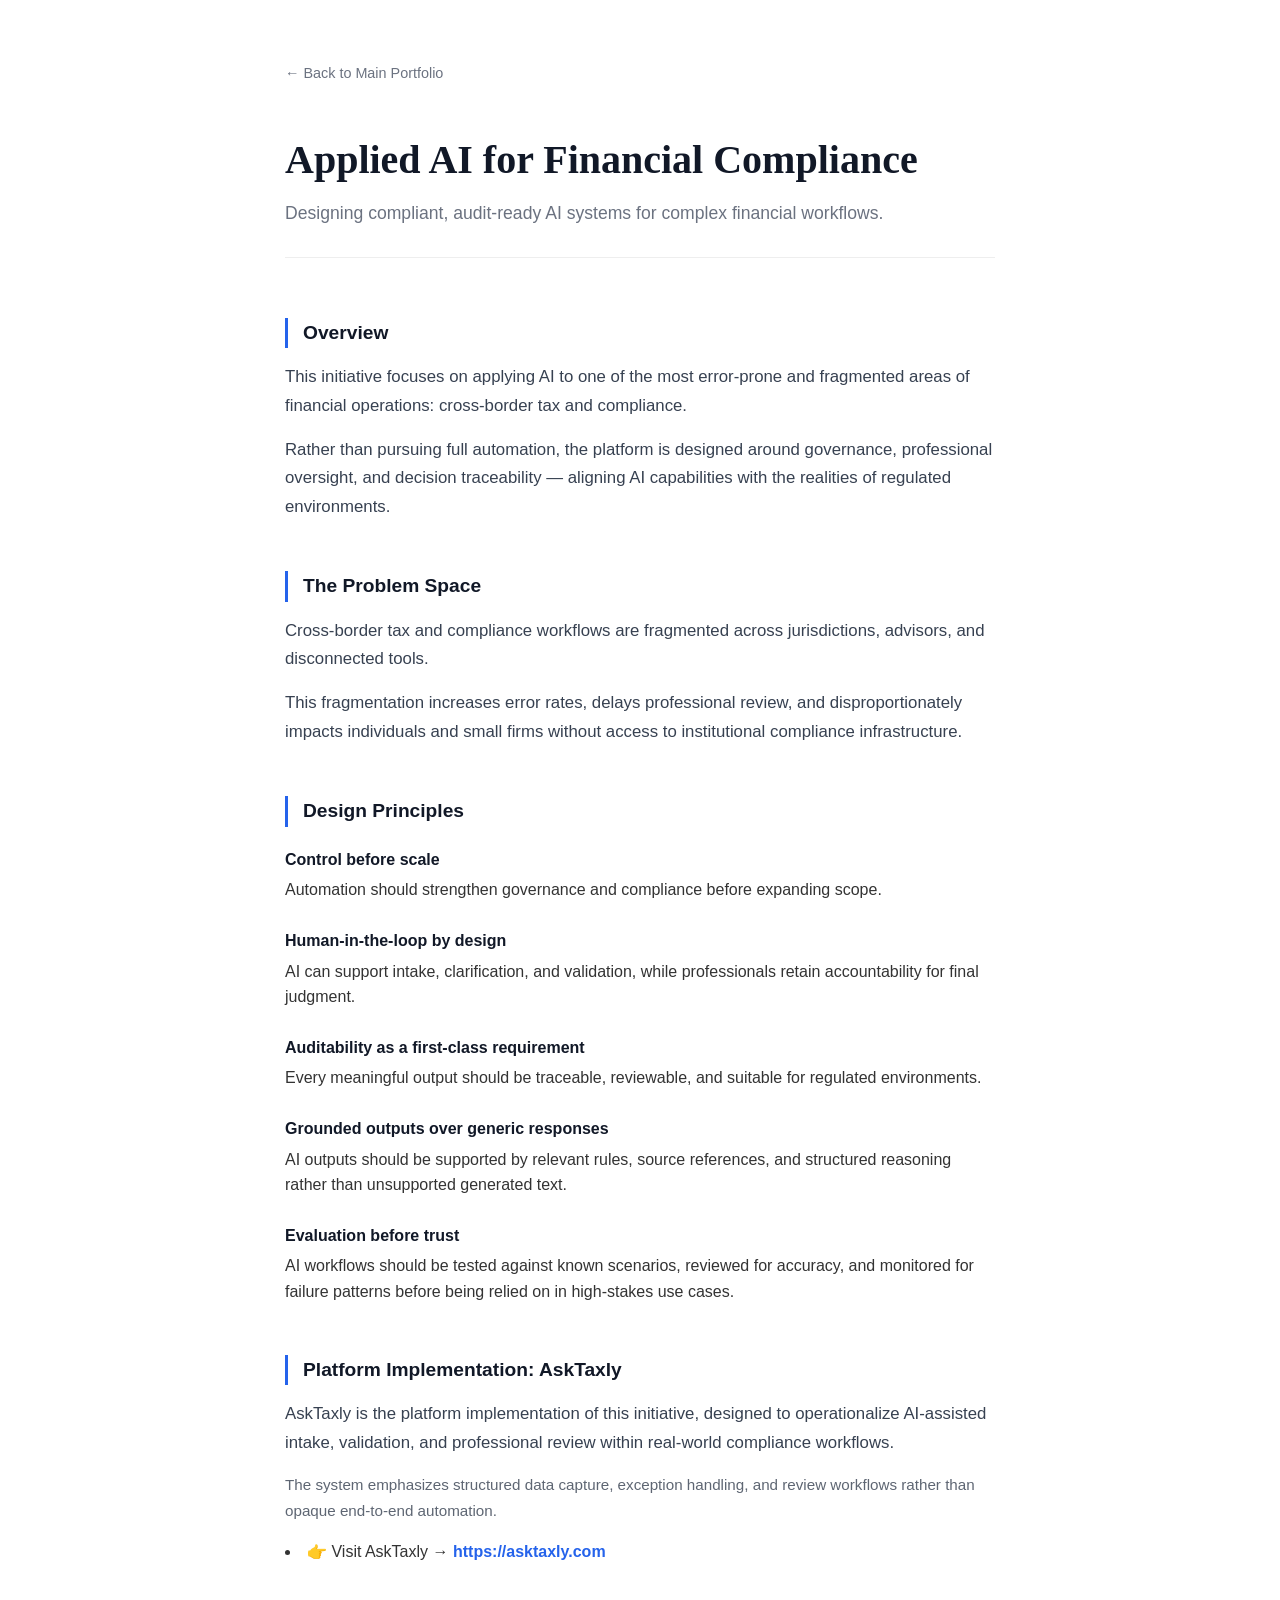
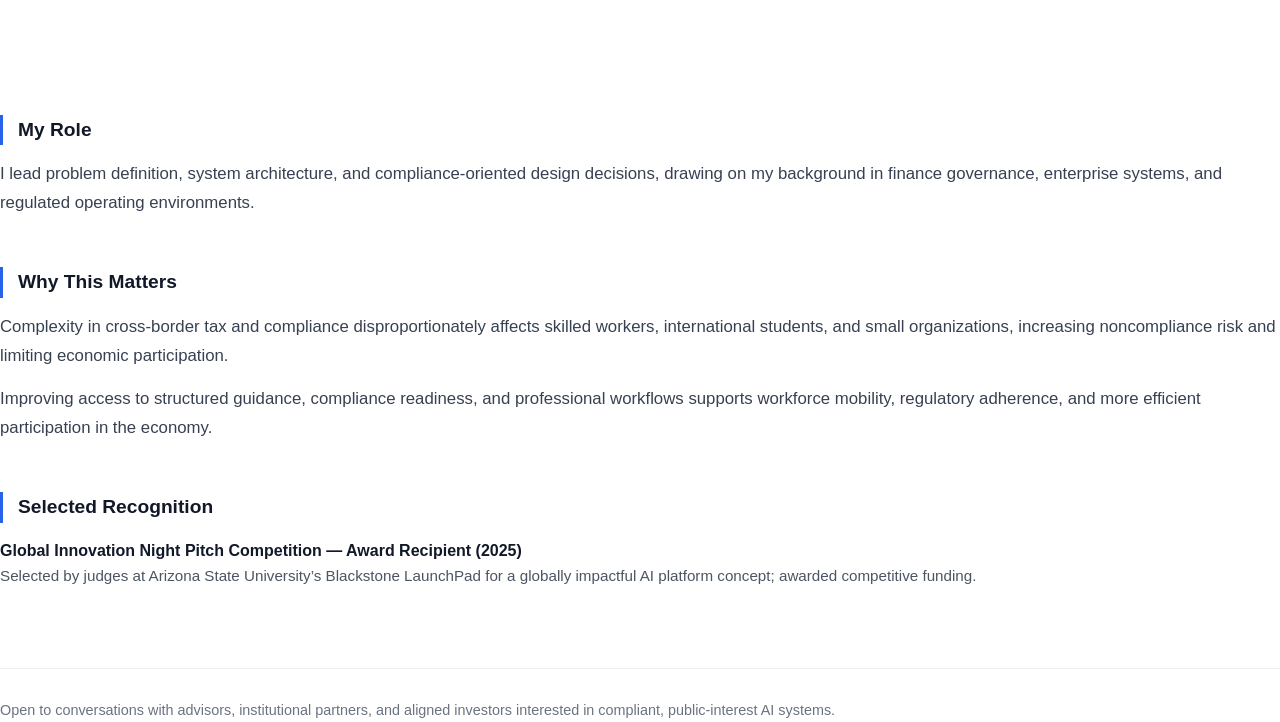
<file: venture.html>
<!DOCTYPE html>
<html lang="en">
<head>
    <meta charset="UTF-8">
    <meta name="viewport" content="width=device-width, initial-scale=1.0">
    <title>Applied AI Strategy | Edith Wang</title>
    <link rel="stylesheet" href="style.css">
    <link rel="stylesheet" href="https://cdnjs.cloudflare.com/ajax/libs/font-awesome/6.0.0/css/all.min.css">
    
    <style>
        /* Specific Styles for the Detail Page (Internal CSS for simplicity) */
        body { background-color: #fff; color: #333; }
        
        .page-container {
            max-width: 750px; /* Reading width */
            margin: 0 auto;
            padding: 60px 20px 100px;
        }

        .back-nav {
            margin-bottom: 50px;
        }
        .back-nav a {
            text-decoration: none;
            color: #6b7280;
            font-size: 0.9rem;
            transition: color 0.2s;
        }
        .back-nav a:hover { color: #111827; }

        .doc-header { margin-bottom: 60px; border-bottom: 1px solid #eee; padding-bottom: 30px; }
        .doc-title { font-family: 'Playfair Display', serif; font-size: 2.5rem; color: #111827; margin-bottom: 15px; line-height: 1.2; }
        .doc-subtitle { font-size: 1.1rem; color: #6b7280; font-weight: 400; }

        .content-block { margin-bottom: 50px; }
        .block-title { font-size: 1.2rem; font-weight: 700; color: #111827; margin-bottom: 15px; border-left: 3px solid #2563eb; padding-left: 15px; }
        .block-text { font-size: 1.05rem; line-height: 1.7; color: #374151; margin-bottom: 15px; }
        
        .principles-list { list-style: none; padding: 0; margin-top: 20px; }
        .principles-list li { margin-bottom: 25px; }
        .principle-head { font-weight: 700; display: block; color: #111827; margin-bottom: 5px; }

        .cta-box { background: #f8fafc; border: 1px solid #e5e7eb; padding: 30px; border-radius: 8px; margin-top: 40px; }
        .cta-link { color: #2563eb; font-weight: 600; text-decoration: none; }
        .cta-link:hover { text-decoration: underline; }

        .award-item { margin-bottom: 20px; }
        .award-title { font-weight: 600; color: #111827; }
        .award-desc { font-size: 0.95rem; color: #4b5563; }

        .footer-note { font-size: 0.9rem; color: #6b7280; margin-top: 80px; border-top: 1px solid #eee; padding-top: 30px; }
    </style>
</head>
<body>

    <div class="page-container">
        <div class="back-nav">
            <a href="index.html">&larr; Back to Main Portfolio</a>
        </div>

        <header class="doc-header">
            <h1 class="doc-title">Applied AI for Financial Compliance</h1>
            <p class="doc-subtitle">Designing compliant, audit-ready AI systems for complex financial workflows.</p>
        </header>

        <div class="content-block">
            <h2 class="block-title">Overview</h2>
            <p class="block-text">
                This initiative focuses on applying AI to one of the most error-prone and fragmented areas of financial operations: cross-border tax and compliance.
            </p>
            <p class="block-text">
                Rather than pursuing full automation, the platform is designed around governance, professional oversight, and decision traceability — aligning AI capabilities with the realities of regulated environments.
            </p>
        </div>

        <div class="content-block">
            <h2 class="block-title">The Problem Space</h2>
            <p class="block-text">
                Cross-border tax and compliance workflows are fragmented across jurisdictions, advisors, and disconnected tools.
            </p>
            <p class="block-text">
                This fragmentation increases error rates, delays professional review, and disproportionately impacts individuals and small firms without access to institutional compliance infrastructure.
            </p>
        </div>

        <div class="content-block">
            <h2 class="block-title">Design Principles</h2>
            <ul class="principles-list">
                <li>
                    <span class="principle-head">Control before scale</span>
                    Automation should strengthen governance and compliance before expanding scope.
                </li>
                <li>
                    <span class="principle-head">Human-in-the-loop by design</span>
                    AI can support intake, clarification, and validation, while professionals retain accountability for final judgment.
                </li>
                <li>
                    <span class="principle-head">Auditability as a first-class requirement</span>
                   Every meaningful output should be traceable, reviewable, and suitable for regulated environments.
                </li>
                <li>
                    <span class="principle-head">Grounded outputs over generic responses</span>
                    AI outputs should be supported by relevant rules, source references, and structured reasoning rather than unsupported generated text.
                </li>
                <li>
                    <span class="principle-head">Evaluation before trust</span>
                    AI workflows should be tested against known scenarios, reviewed for accuracy, and monitored for failure patterns before being relied on in high-stakes use cases.
                </li>
            </ul>
        </div>

        <div class="content-block">
            <h2 class="block-title">Platform Implementation: AskTaxly</h2>
            <p class="block-text">
                AskTaxly is the platform implementation of this initiative, designed to operationalize AI-assisted intake, validation, and professional review within real-world compliance workflows.
            </p>
            <p class="block-text" style="font-size: 0.95rem; opacity: 0.8;">
                The system emphasizes structured data capture, exception handling, and review workflows rather than opaque end-to-end automation.
            </p>
                <li>
                    <span class="Key workflow capabilities include:</span>
                    Structured intake for cross-border tax scenarios
                    AI-assisted clarification of missing facts
                    Retrieval-grounded analysis using relevant tax and compliance knowledge
                    Rule-based checks for thresholds, eligibility, and exceptions
                    Risk flags and missing information tracking
                    Readiness reports for professional review
                    Audit trail design for traceability and governance
            
            <div class="cta-box">
                👉 Visit AskTaxly &rarr; <a href="https://asktaxly.com" target="_blank" class="cta-link">https://asktaxly.com</a>
            </div>
        </div>

        <div class="content-block">
            <h2 class="block-title">My Role</h2>
            <p class="block-text">
                I lead problem definition, system architecture, and compliance-oriented design decisions, drawing on my background in finance governance, enterprise systems, and regulated operating environments.
            </p>
        </div>

        <div class="content-block">
            <h2 class="block-title">Why This Matters</h2>
            <p class="block-text">
                Complexity in cross-border tax and compliance disproportionately affects skilled workers, international students, and small organizations, increasing noncompliance risk and limiting economic participation.
            </p>
            <p class="block-text">
                Improving access to structured guidance, compliance readiness, and professional workflows supports workforce mobility, regulatory adherence, and more efficient participation in the economy.
            </p>
        </div>

        <div class="content-block">
            <h2 class="block-title">Selected Recognition</h2>
            
            <div class="award-item">
                <div class="award-title">Global Innovation Night Pitch Competition — Award Recipient (2025)</div>
                <div class="award-desc">Selected by judges at Arizona State University’s Blackstone LaunchPad for a globally impactful AI platform concept; awarded competitive funding.</div>
            </div>
        </div>

        <div class="footer-note">
            Open to conversations with advisors, institutional partners, and aligned investors interested in compliant, public-interest AI systems.
        </div>

    </div>

</body>
</html>
</file>
<file: style.css>
/* --- 基础设置 --- */
:root {
    --bg-body: #FAFAFA;
    --text-main: #1F2937;
    --text-muted: #6B7280;
    --text-accent: #2563EB; /* Tech Blue */
    --gold: #D97706; /* Finance Gold */
    --font-heading: 'Playfair Display', serif; /* 干净的高级字体 */
    --font-body: 'Inter', sans-serif;
    --container: 1150px;
}

* { margin: 0; padding: 0; box-sizing: border-box; }
html { scroll-behavior: smooth; }
body { background: var(--bg-body); color: var(--text-main); font-family: var(--font-body); line-height: 1.6; }

/* Fix: Prevents menu from covering titles */
section {
    scroll-margin-top: 120px; 
}

@media (max-width: 768px) {
    section {
        scroll-margin-top: 90px;
    }
}

.main-container { max-width: var(--container); margin: 0 auto; padding: 0 25px; }
.section-padding { padding: 80px 0; }
.bg-light { background: white; }
.bg-dark { background: #111827; }
.text-white { color: white; }
.text-center { text-align: center; }

/* Navigation */
nav { background: rgba(255,255,255,0.95); position: sticky; top: 0; z-index: 1000; border-bottom: 1px solid #eee; padding: 15px 0; }
.nav-container { display: flex; justify-content: space-between; align-items: center; max-width: var(--container); margin: 0 auto; padding: 0 25px; }
.logo { font-weight: 700; font-size: 1.1rem; letter-spacing: -0.5px; }
.cpa-badge { background: black; color: white; font-size: 0.7rem; padding: 2px 6px; border-radius: 4px; margin-left: 6px; }
.nav-links a { text-decoration: none; color: var(--text-muted); margin-left: 20px; font-size: 0.9rem; font-weight: 500; }
.btn-nav { background: var(--text-main); color: white; border: none; padding: 8px 16px; border-radius: 20px; margin-left: 20px; cursor: pointer; font-size: 0.85rem; }

/* =========================================
   HERO SECTION (Compact & Dynamic)
   ========================================= */
.hero-section {
    height: 100vh;          /* Full Viewport Height */
    min-height: 600px;      
    display: flex;
    align-items: center;    
    padding-top: 60px;      
    background: #fff;
    overflow: hidden;       
}

.hero-grid {
    display: flex;
    align-items: center;    
    justify-content: space-between;
    width: 100%;
    max-width: 1200px;
    margin: 0 auto;
    padding: 0 30px;        
}

/* Left Text Area */
.hero-text {
    flex: 1.3;              
    padding-right: 20px;
}

.hero-text h1 {
    font-family: 'Playfair Display', serif;
    font-size: clamp(2rem, 3.5vw, 3.5rem); 
    line-height: 1.1;
    color: #111827;
    margin-bottom: 20px;
}

.status-pill { background: #EFF6FF; color: var(--text-accent); display: inline-block; padding: 5px 12px; border-radius: 20px; font-size: 0.8rem; font-weight: 600; margin-bottom: 20px; }
.dot { width: 8px; height: 8px; background: var(--text-accent); border-radius: 50%; display: inline-block; margin-right: 5px; }
.accent-text { color: var(--text-accent); }

.hero-bio {
    font-size: 1rem;       
    line-height: 1.6;
    color: #4b5563;
    margin-bottom: 25px;
    max-width: 600px;
}

/* Buttons */
.hero-buttons {
    display: flex;
    align-items: center;
    gap: 15px;             
    flex-wrap: nowrap;     
    width: 100%;
}

.btn-primary {
    background: var(--text-accent);
    color: white;
    font-size: 0.85rem !important; 
    padding: 10px 20px;
    border-radius: 50px;
    text-decoration: none;
    font-weight: 600;
    white-space: nowrap;   
    transition: background 0.3s;
}
.btn-primary:hover { background: #1D4ED8; }

.btn-text {
    color: var(--text-main);
    font-size: 0.85rem !important;
    text-decoration: none;
    font-weight: 600;
    white-space: nowrap;   
    border-bottom: 1px solid transparent;
    transition: border-bottom 0.3s;
}
.btn-text:hover { border-bottom: 1px solid #111827; }

/* Right Image Area */
.hero-image-wrapper {
    flex: 0.7;             
    display: flex;
    justify-content: flex-end; 
}

.hero-img {
    width: 100%;
    max-width: 380px;      
    border-radius: 16px;
    box-shadow: 15px 15px 0px #eff6ff;
    object-fit: cover;
}

/* Cert Bar */
.cert-bar { background: #111827; padding: 20px 0; color: white; }
.cert-list { display: flex; flex-wrap: wrap; gap: 15px; justify-content: center; }
.cert-title { font-size: 0.85rem; text-transform: uppercase; color: #9CA3AF; margin-right: 15px; display: block; width: 100%; margin-bottom: 10px; }
.cert-tag { background: rgba(255,255,255,0.1); padding: 5px 12px; border-radius: 4px; font-size: 0.9rem; display: flex; align-items: center; gap: 8px; }
.highlight-cert { border: 1px solid var(--text-accent); color: #93C5FD; }
.cert-tag.fade { opacity: 0.6; font-style: italic; }

/* Focus / AskTaxly */
.section-header { margin-bottom: 50px; }
.section-header h3 { font-size: 2rem; font-family: var(--font-heading); margin-bottom: 10px; }
.focus-card { background: #EFF6FF; border: 1px solid #BFDBFE; border-radius: 12px; padding: 40px; display: flex; align-items: center; gap: 40px; box-shadow: 0 4px 6px rgba(0,0,0,0.02); }
.focus-content { flex: 2; }
.focus-visual { flex: 1; text-align: center; }
.project-tag-large { background: var(--text-accent); color: white; display: inline-block; padding: 4px 12px; border-radius: 4px; font-size: 0.8rem; font-weight: 600; margin-bottom: 15px; }
.focus-content h4 { font-size: 1.5rem; margin-bottom: 15px; }
.focus-highlights { margin-top: 20px; list-style: none; }
.focus-highlights li { margin-bottom: 8px; font-size: 0.95rem; }
.icon-huge { font-size: 5rem; color: #93C5FD; }

/* =========================================
   APPLIED PROJECTS (Formerly Consulting)
   Fixed to 3 Columns
   ========================================= */

.applied_projects-grid { 
    display: grid; 
    /* FORCE 3 COLUMNS HERE */
    grid-template-columns: repeat(3, 1fr); 
    gap: 25px; 
    margin-top: 40px;
}

.applied_projects-card { 
    background: white; 
    border: 1px solid #E5E7EB; 
    padding: 30px; 
    border-radius: 12px; 
    transition: all 0.3s ease-in-out; 
    overflow: hidden; 
}

.applied_projects-card:hover { 
    transform: translateY(-5px); 
    border-color: var(--text-main); 
    background-color: #fafafa; 
    box-shadow: 0 10px 20px rgba(0,0,0,0.08); 
}

.card-top { display: flex; justify-content: space-between; margin-bottom: 15px; }
.icon-red { font-size: 2rem; color: #DC2626; }
.icon-blue { font-size: 2rem; color: #2563EB; }
.role-badge { font-size: 0.75rem; background: #F3F4F6; padding: 4px 8px; border-radius: 4px; font-weight: 600; color: var(--text-muted); }
.subtitle { font-weight: 600; color: var(--text-main); margin-bottom: 10px; }

/* Hover Reveal Details */
.applied_projects-card .details {
    max-height: 0;
    opacity: 0;
    overflow: hidden;
    margin-top: 0;
    font-size: 0.9rem; 
    color: var(--text-muted); 
    transition: all 0.4s cubic-bezier(0.4, 0, 0.2, 1); 
}

.applied_projects-card:hover .details {
    max-height: 300px;
    opacity: 1;
    margin-top: 15px;
}

/* Timeline (Rich) */
.timeline-wrapper { max-width: 850px; margin: 0 auto; }
.timeline-row { display: grid; grid-template-columns: 130px 1fr; gap: 30px; margin-bottom: 40px; }
.timeline-time { text-align: right; border-right: 2px solid #E5E7EB; padding-right: 30px; }
.year { font-weight: 700; display: block; }
.tags-row { display: flex; gap: 8px; flex-wrap: wrap; margin-bottom: 10px; }
.tag { font-size: 0.7rem; font-weight: 700; text-transform: uppercase; padding: 3px 8px; border-radius: 4px; }
.tag-fintech { background: #DBEAFE; color: #1E40AF; }
.tag-ent { background: #D1FAE5; color: #065F46; }
.tag-vol { background: #EDE9FE; color: #5B21B6; }
.tag-strategy { background: #e0e7ff; color: #92400E; }
.tag-corp { background: #e5e7eb;color: #1f2937; }
.tag-foundation { background: #f1f5f9; color: #334155; }
.timeline-content h4 { font-size: 1.1rem; margin-bottom: 5px; }
.company { color: var(--text-muted); font-size: 0.9rem; margin-bottom: 10px; font-style: italic; }

/* Connect Buttons */
.connect-title { font-family: var(--font-heading); font-size: 2.5rem; margin-bottom: 15px; }
.connect-text { color: #9CA3AF; max-width: 600px; margin: 0 auto 40px; font-size: 1.1rem; }
.connect-actions { display: flex; gap: 20px; justify-content: center; flex-wrap: wrap; }
.btn-calendly { background: var(--text-accent); color: white; padding: 15px 30px; border-radius: 50px; text-decoration: none; font-weight: 600; display: flex; align-items: center; gap: 10px; transition: transform 0.2s; }
.btn-calendly:hover { transform: scale(1.05); }
.btn-linkedin-large { background: transparent; border: 2px solid white; color: white; padding: 15px 30px; border-radius: 50px; text-decoration: none; font-weight: 600; display: flex; align-items: center; gap: 10px; transition: background 0.2s; }
.btn-linkedin-large:hover { background: white; color: #111827; }

/* Footer */
footer { text-align: center; padding: 40px 0; color: var(--text-muted); font-size: 0.9rem; border-top: 1px solid #E5E7EB; }

/* AI CHATBOT */
.floating-ai {
    position: fixed; bottom: 30px; right: 30px; width: 60px; height: 60px;
    background: #2563eb; color: white; border-radius: 50%;
    display: flex; justify-content: center; align-items: center; font-size: 24px;
    cursor: pointer; box-shadow: 0 4px 15px rgba(37, 99, 235, 0.4); transition: transform 0.3s ease; z-index: 9999;
}
.floating-ai:hover { transform: scale(1.1); }
.tooltip { display: none; }

.chat-window {
    position: fixed; bottom: 100px; right: 30px; width: 340px; height: 480px;
    background: white; border-radius: 16px; box-shadow: 0 5px 30px rgba(0,0,0,0.2);
    display: flex; flex-direction: column; overflow: hidden; z-index: 9999;
    transform: scale(0); transform-origin: bottom right; transition: transform 0.3s cubic-bezier(0.18, 0.89, 0.32, 1.28);
    opacity: 0; pointer-events: none;
}
.chat-window.active { transform: scale(1); opacity: 1; pointer-events: all; }

.chat-header { background: linear-gradient(135deg, #2563eb, #1d4ed8); padding: 15px; color: white; display: flex; justify-content: space-between; align-items: center; font-weight: 600; }
.chat-close { background: none; border: none; color: white; font-size: 20px; cursor: pointer; }
.chat-body { flex: 1; padding: 15px; overflow-y: auto; background: #f8f9fa; display: flex; flex-direction: column; gap: 10px; }
.message { max-width: 80%; padding: 10px 14px; border-radius: 12px; font-size: 0.9rem; line-height: 1.4; }
.bot-message { background: white; border: 1px solid #e5e7eb; color: #333; align-self: flex-start; border-bottom-left-radius: 2px; }
.user-message { background: #2563eb; color: white; align-self: flex-end; border-bottom-right-radius: 2px; }
.chat-input-area { padding: 10px; background: white; border-top: 1px solid #eee; }
.quick-replies { display: flex; gap: 8px; margin-bottom: 10px; overflow-x: auto; padding-bottom: 2px; }
.quick-replies button { background: #eff6ff; border: 1px solid #bfdbfe; color: #1d4ed8; padding: 6px 12px; border-radius: 15px; font-size: 11px; cursor: pointer; white-space: nowrap; transition: background 0.2s; }
.quick-replies button:hover { background: #2563eb; color: white; }

/* Reveal Animation */
.reveal { opacity: 0; transform: translateY(30px); transition: all 0.8s ease; }
.reveal.active { opacity: 1; transform: translateY(0); }

/* Proven Impact Section */
.impact-grid {
    display: grid;
    grid-template-columns: repeat(auto-fit, minmax(220px, 1fr)); 
    gap: 40px;
    text-align: center;
    border-top: 1px solid #E5E7EB;
    padding-top: 60px;
}
.impact-item { padding: 10px; cursor: default; position: relative; }
.impact-number { font-family: var(--font-heading); font-size: 3.5rem; color: var(--text-accent); line-height: 1; margin-bottom: 15px; }
.impact-label { font-size: 1.1rem; font-weight: 700; color: var(--text-main); margin-bottom: 10px; }
.impact-details { font-size: 0.95rem; color: var(--text-muted); opacity: 0; transform: translateY(10px); transition: all 0.3s ease-in-out; max-width: 250px; margin: 0 auto; }
.impact-item:hover .impact-details { opacity: 1; transform: translateY(0); }
.impact-item:hover .impact-number { transform: translateY(-5px); transition: transform 0.3s ease; }

/* View All Insights Button */
.view-all-wrapper { margin-top: 50px; text-align: center; }
.btn-outline { display: inline-block; border: 2px solid var(--text-main); color: var(--text-main); padding: 12px 30px; border-radius: 50px; text-decoration: none; font-weight: 600; transition: all 0.2s ease; }
.btn-outline:hover { background: var(--text-main); color: white; transform: translateY(-2px); }

/* EXECUTIVE SNAPSHOT SECTION */
.executive-snapshot { padding: 80px 20px; background-color: #fff; }
.snapshot-title { text-align: center; font-family: 'Playfair Display', serif; font-size: 1.8rem; color: #111827; margin-bottom: 80px; font-weight: 600; letter-spacing: -0.5px; }
.snapshot-grid { display: grid; grid-template-columns: repeat(3, 1fr); gap: 30px; max-width: 1100px; margin: 0 auto; }
.snapshot-card { background-color: #f9fafb; border: 1px solid #e5e7eb; border-radius: 12px; padding: 35px 30px; transition: all 0.3s ease; }
.snapshot-card:hover { border-color: #d1d5db; }
.snapshot-card h3 { font-family: 'Inter', sans-serif; font-size: 1.1rem; font-weight: 600; color: #111827; margin-bottom: 15px; letter-spacing: -0.01em; }
.snapshot-card p { font-family: 'Inter', sans-serif; font-size: 0.95rem; line-height: 1.6; color: #4b5563; margin: 0; }
.snapshot-footer { text-align: center; margin-top: 50px; font-size: 0.85rem; color: #9ca3af; font-weight: 500; letter-spacing: 0.02em; }

/* VENTURE SUMMARY */
.venture-summary { min-height: 90vh; display: flex; align-items: center; padding: 40px 20px; background-color: #f3f4f6; }
.venture-card { max-width: 900px; width: 100%; margin: 0 auto; background: #ffffff; padding: 40px 50px; border-radius: 20px; box-shadow: 0 20px 40px -10px rgba(0, 0, 0, 0.08); border: 1px solid rgba(255, 255, 255, 0.5); position: relative; overflow: hidden; }
.venture-card::before { content: ''; position: absolute; top: 0; left: 0; width: 100%; height: 5px; background: linear-gradient(90deg, #2563eb, #60a5fa); }
.award-header { display: flex; align-items: center; gap: 10px; margin-bottom: 20px; }
.award-pill { background: #eff6ff; color: #2563eb; font-size: 0.7rem; font-weight: 700; text-transform: uppercase; padding: 5px 10px; border-radius: 50px; border: 1px solid #dbeafe; }
.section-title { font-family: 'Playfair Display', serif; font-size: clamp(1.8rem, 2.5vw, 2.4rem); color: #111827; margin-bottom: 20px; line-height: 1.1; }
.summary-body p { font-size: 1rem; line-height: 1.6; color: #4b5563; margin-bottom: 15px; max-width: 750px; }
.lead-text { color: #111827 !important; font-weight: 500; }
.feature-grid { margin: 25px 0; display: flex; flex-direction: column; gap: 10px; }
.feature-item { display: flex; align-items: center; gap: 12px; background: #f9fafb; padding: 10px 18px; border-radius: 10px; border: 1px solid #f3f4f6; transition: all 0.2s; }
.feature-item:hover { border-color: #e5e7eb; background: #fff; box-shadow: 0 4px 6px -1px rgba(0, 0, 0, 0.05); }
.check-icon { width: 20px; height: 20px; background: #dbeafe; color: #2563eb; border-radius: 50%; display: flex; align-items: center; justify-content: center; font-size: 0.7rem; flex-shrink: 0; }
.feature-item span { font-weight: 500; color: #374151; font-size: 0.95rem; }
.venture-status { font-size: 0.85rem; color: #6b7280; margin-top: -10px; margin-bottom: 20px; font-family: 'Inter', sans-serif; }
.status-label { font-weight: 700; color: #374151; text-transform: uppercase; font-size: 0.7rem; letter-spacing: 0.5px; margin-right: 6px; }
.divider { border: 0; height: 1px; background: #e5e7eb; margin: 25px 0; }
.summary-actions { display: flex; justify-content: space-between; align-items: center; flex-wrap: wrap; gap: 15px; }
.platform-group { display: flex; align-items: center; gap: 8px; }
.link-brand { color: #2563eb; font-weight: 700; text-decoration: none; font-size: 1rem; }
.btn-strategy { padding: 10px 24px; background-color: #111827; color: #fff; text-decoration: none; border-radius: 50px; font-weight: 500; font-size: 0.9rem; transition: all 0.2s; }
.btn-strategy:hover { background-color: #374151; transform: translateY(-1px); }
.summary-footer { margin-top: 20px; font-size: 0.8rem; color: #9ca3af; text-align: center; }

/* Laptop Mode Fix */
@media (max-height: 800px) {
    .venture-summary { padding: 20px 10px; }
    .venture-card { padding: 25px 35px; }
    .section-title { font-size: 1.8rem; margin-bottom: 12px; }
    .summary-body p { font-size: 0.95rem; margin-bottom: 10px; line-height: 1.5; }
    .feature-grid, .divider { margin: 15px 0; }
    .feature-item { padding: 8px 15px; }
    .summary-footer { display: none; }
}

/* Mobile Adjustments */
@media (max-width: 968px) {
    .hero-section { height: auto; padding-top: 100px; padding-bottom: 50px; }
    .hero-grid { flex-direction: column-reverse; text-align: center; gap: 30px; }
    .hero-text { flex: 1; padding-right: 0; }
    .hero-image-wrapper { justify-content: center; flex: 1; }
    .hero-img { max-width: 300px; }
    .hero-buttons { justify-content: center; flex-wrap: wrap; gap: 10px; }
    .btn-primary, .btn-text { width: 100%; justify-content: center; display: flex; }
    .applied_projects-grid { grid-template-columns: 1fr; }
}

@media (max-width: 768px) {
    .hero-grid, .focus-card, .timeline-row { grid-template-columns: 1fr; }
    .focus-visual { display: none; }
    .timeline-time { text-align: left; border-right: none; border-left: 2px solid #eee; padding-left: 20px; }
    .chat-window { width: 90%; right: 5%; }
    .impact-grid { grid-template-columns: 1fr; gap: 50px; }
    .impact-details { opacity: 1; transform: translateY(0); }
    .venture-card { padding: 30px 20px; }
    .summary-actions { flex-direction: column; align-items: flex-start; }
    .btn-strategy { width: 100%; text-align: center; }
    .snapshot-grid { grid-template-columns: 1fr; gap: 20px; }
    .executive-snapshot { padding: 60px 20px; }
}

/* =========================================
   DARK MODE (COMPLETE)
   ========================================= */
body.dark-mode { background-color: #111827; color: #f3f4f6; }
body.dark-mode nav { background-color: #111827; box-shadow: 0 2px 10px rgba(255,255,255,0.05); }
body.dark-mode .nav-item { color: #e0e0e0; }
body.dark-mode .nav-item:hover { color: #64ffda; }
body.dark-mode .bg-light { background-color: #181818 !important; }

/* Dark Mode - Chatbot */
body.dark-mode .chat-window { background: #1e1e1e; border: 1px solid #444; }
body.dark-mode .chat-body { background: #121212; }
body.dark-mode .bot-message { background: #2d2d2d; border-color: #444; color: #e0e0e0; }
body.dark-mode .chat-input-area { background: #1e1e1e; border-top-color: #333; }

/* Dark Mode - Sections */
body.dark-mode section,
body.dark-mode .hero-section,
body.dark-mode .executive-snapshot,
body.dark-mode .main-container { background-color: #111827 !important; color: #f3f4f6; }

/* Dark Mode - Text & Titles */
body.dark-mode .hero-title, 
body.dark-mode .hero-subtitle, 
body.dark-mode .hero-description,
body.dark-mode h1,
body.dark-mode .section-title,
body.dark-mode .snapshot-title,
body.dark-mode h2 { color: #ffffff !important; }

/* Dark Mode - Applied Projects Cards */
body.dark-mode .applied_projects-card { background-color: #1e1e1e; box-shadow: 0 5px 15px rgba(0,0,0,0.5); border-color: #333; }
body.dark-mode .applied_projects-card h4 { color: #ffffff; }
body.dark-mode .applied_projects-card .subtitle { color: #a0a0a0; }
body.dark-mode .applied_projects-card .details { color: #cccccc; }

/* Dark Mode - Snapshot & Generic Cards */
body.dark-mode .snapshot-card,
body.dark-mode .card { background-color: #1f2937 !important; border: 1px solid #374151; box-shadow: 0 4px 6px rgba(0,0,0,0.3); }
body.dark-mode .snapshot-card h3, body.dark-mode .snapshot-card h4, body.dark-mode .snapshot-card p, body.dark-mode .snapshot-card li,
body.dark-mode .card h3, body.dark-mode .card p { color: #e5e7eb !important; }

/* Dark Mode - Focus/Venture */
body.dark-mode .focus-card { background-color: #1e1e1e !important; border: 1px solid #333; box-shadow: 0 4px 20px rgba(0,0,0,0.5); }
body.dark-mode .focus-card h4, body.dark-mode .focus-card p, body.dark-mode .focus-card li { color: #e0e0e0 !important; }
body.dark-mode .focus-card strong { color: #ffffff !important; }
body.dark-mode .project-tag-large { border: 1px solid #64ffda; }
body.dark-mode .venture-summary { background-color: #0b0f19; border-top: 1px solid #1f2937; }
body.dark-mode .venture-card { background-color: #1f2937; border-color: #374151; box-shadow: 0 20px 40px -10px rgba(0, 0, 0, 0.6); }
body.dark-mode .feature-item { background-color: #111827; border-color: #374151; }
body.dark-mode .feature-item:hover { background-color: #374151; border-color: #6b7280; }
body.dark-mode .feature-item span { color: #e5e7eb; }
body.dark-mode .check-icon { background-color: #1e3a8a; color: #93c5fd; }
body.dark-mode .award-pill { background-color: #1e3a8a; border-color: #1e40af; color: #bfdbfe; }
body.dark-mode .summary-body p { color: #d1d5db; }
body.dark-mode .btn-strategy { background-color: #f3f4f6; color: #111827; }
body.dark-mode .btn-strategy:hover { background-color: #d1d5db; }
body.dark-mode .venture-status { color: #9ca3af; }
body.dark-mode .status-label { color: #d1d5db; }

/* Dark Mode - Footer & Trust Text */
body.dark-mode .trust-text,
body.dark-mode .snapshot-footer { color: #9ca3af !important; }

/* --- Insights Grid Section --- */
.insights-grid {
    display: grid;
    grid-template-columns: repeat(auto-fit, minmax(300px, 1fr)); /* Creates the 3 columns */
    gap: 2rem;
    margin-top: 2rem;
}

.insight-card {
    background: white;
    padding: 2rem;
    border-radius: 12px;
    border: 1px solid #e2e8f0;
    transition: transform 0.3s ease, box-shadow 0.3s ease;
    display: flex;
    flex-direction: column;
    justify-content: space-between;
}

/* Hover Effect */
.insight-card:hover {
    transform: translateY(-5px);
    box-shadow: 0 10px 20px rgba(0,0,0,0.1);
    border-color: var(--text-accent);
}

.insight-icon {
    font-size: 2rem;
    margin-bottom: 1rem;
    color: var(--text-accent);
}

.insight-card h3 {
    font-size: 1.25rem;
    margin-bottom: 0.5rem;
    color: var(--text-main);
}

.insight-card p {
    font-size: 0.95rem;
    color: var(--text-muted);
    margin-bottom: 1.5rem;
    line-height: 1.5;
}

.read-link {
    font-weight: 600;
    color: var(--text-accent);
    text-decoration: none;
    margin-top: auto; /* Pushes link to bottom */
}

.read-link:hover {
    text-decoration: underline;
}

/* Dark Mode Support for Cards */
body.dark-mode .insight-card {
    background: #1e293b;
    border-color: #334155;
}
body.dark-mode .insight-card h3 {
    color: #f1f5f9;
}
body.dark-mode .insight-card p {
    color: #94a3b8;
}

/* --- ASU Award Boxes (Tight & Clean) --- */
.honor-list {
    margin-top: 12px;
    display: flex;
    flex-direction: column;
    gap: 6px;                  /* Small gap between boxes */
}

.honor-item {
    display: flex;
    align-items: center;
    gap: 10px;
    background: #ffffff;
    border: 1px solid #e2e8f0; /* Subtle border */
    padding: 8px 12px;         /* Comfortable but compact padding */
    border-radius: 6px;        /* Matches the slight curve of your other elements */
    font-size: 0.9rem;
    color: #334155;
    transition: transform 0.2s ease, border-color 0.2s ease;
}

.honor-item:hover {
    transform: translateX(3px);
    border-color: #94a3b8;
    box-shadow: 0 2px 5px rgba(0,0,0,0.05);
}

.honor-icon {
    color: #d97706; /* Gold icon */
    font-size: 0.9rem;
    min-width: 18px; 
    text-align: center;
}

/* --- Professional Credentials (Clean & Visible) --- */
.credentials-footer {
    margin-top: 50px;
    padding-top: 30px;
    border-top: 1px solid #e2e8f0; /* Light grey divider */
    text-align: center;
    display: flex;
    flex-direction: column;
    align-items: center;
    gap: 15px;
}

.cred-label {
    font-size: 0.8rem;
    text-transform: uppercase;
    letter-spacing: 2px;
    color: #64748b;        /* Slate Grey Label */
    font-weight: 700;
    margin-bottom: 5px;
}

.cred-grid {
    display: flex;
    flex-wrap: wrap;
    justify-content: center;
    gap: 12px;
}

.cred-pill {
    font-size: 0.9rem;
    color: #334155;        /* DARK SLATE TEXT - Clearly visible */
    background: #ffffff;   /* White background */
    border: 1px solid #cbd5e1; /* Grey border */
    padding: 8px 18px;
    border-radius: 50px;
    display: flex;
    align-items: center;
    gap: 8px;
    font-weight: 600;      /* Slightly bolder for readability */
    transition: all 0.3s ease;
}

/* Icons - Subtle Blue-Grey to match your theme */
.cred-pill i {
    color: #64748b;
    font-size: 0.95rem;
}

/* Hover Effect */
.cred-pill:hover {
    border-color: #94a3b8;
    background: #f8fafc;   /* Very light grey on hover */
    transform: translateY(-2px);
    box-shadow: 0 4px 6px rgba(0, 0, 0, 0.05);
}


/* --- Navigation CTA Button (Slimmer Width & Far Right) --- */
.nav-cta-btn {
    background-color: #2563eb;    /* Royal Blue */
    color: #ffffff !important;    /* Force text white */
    
    /* SIZE: Tighter padding makes it less wide */
    padding: 6px 14px;            /* 14px left/right = much slimmer width */
    font-size: 0.75rem;           /* Petite text size */
    border-radius: 50px;
    
    /* POSITIONING: Keeps it forced to the right */
    margin-left: 60px !important; 
    margin-right: 15px !important;
    
    /* STRUCTURE: Ensures it doesn't stretch */
    display: inline-block;
    width: fit-content;           /* Forces button to only be as wide as the text */
    white-space: nowrap;          /* Prevents text from breaking */
    
    font-weight: 600;
    text-decoration: none;
    line-height: 1;
    transition: all 0.3s ease;
    border: 1px solid transparent;
}

/* Hover Effect */
.nav-cta-btn:hover {
    background-color: #1d4ed8;
    transform: translateY(-1px);
    box-shadow: 0 4px 8px rgba(37, 99, 235, 0.3);
    color: #ffffff;
}
</file>
